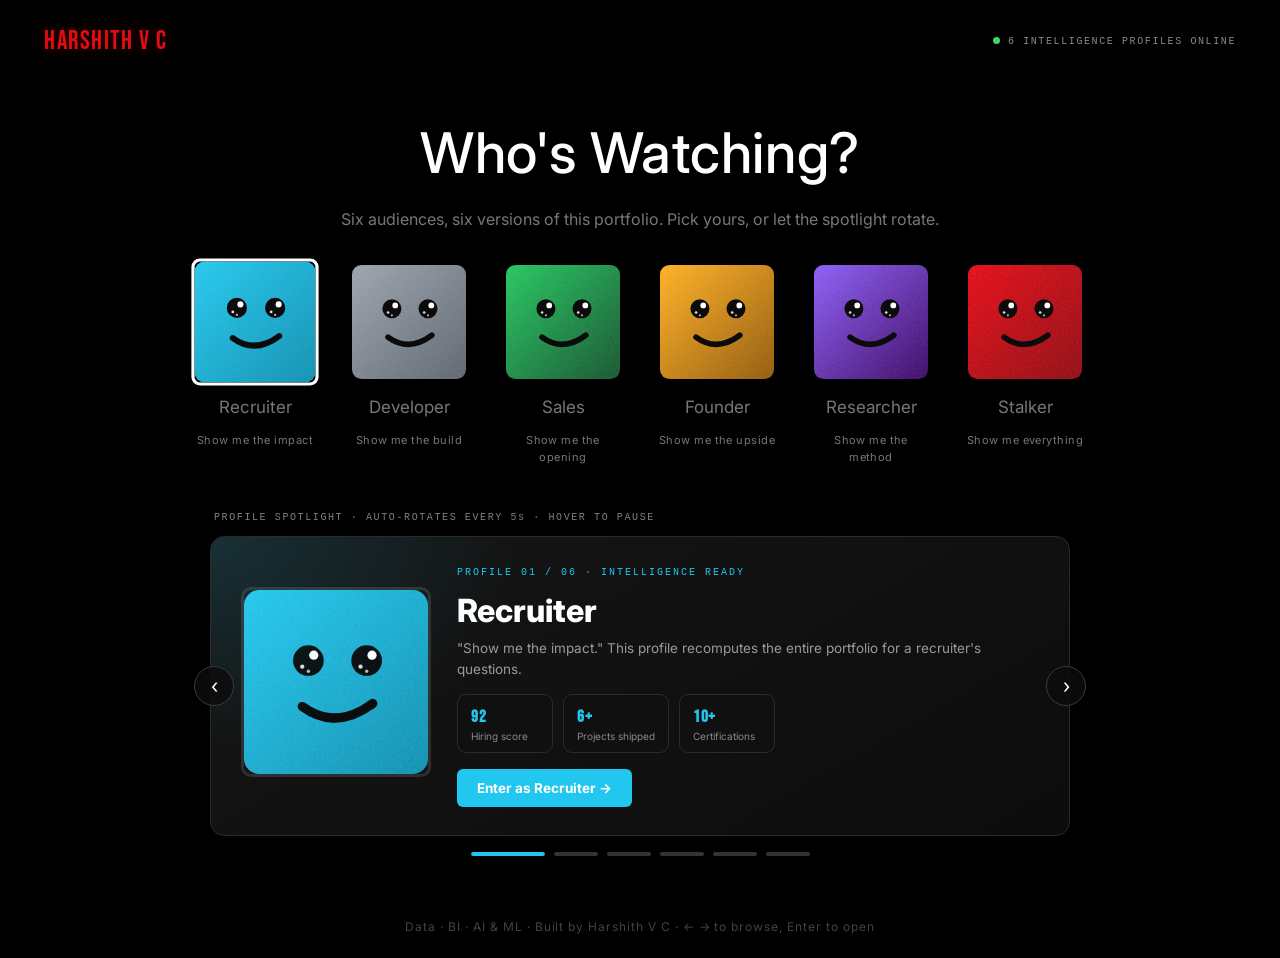
<file: index.html>
<!DOCTYPE html>
<html lang="en">
<head>
<meta charset="UTF-8">
<meta name="viewport" content="width=device-width, initial-scale=1.0">
<title>Harshith V C | Who's Watching?</title>
<meta name="description" content="Harshith V C, Data & Analytics Analyst. Pick a profile: the portfolio recomputes itself for Recruiters, Developers, Sales, Founders, Researchers, and Stalkers.">
<link rel="preconnect" href="https://fonts.googleapis.com">
<link rel="preconnect" href="https://fonts.gstatic.com" crossorigin>
<link href="https://fonts.googleapis.com/css2?family=Bebas+Neue&family=Inter:wght@400;500;600;700;800&display=swap" rel="stylesheet">
<link rel="stylesheet" href="css/style.css">
</head>
<body class="picker-body">

<header class="picker-top">
  <a class="brand" href="index.html">HARSHITH&nbsp;V&nbsp;C</a>
  <span class="picker-live mono-sm"><span class="dot-live"></span>6 INTELLIGENCE PROFILES ONLINE</span>
</header>

<main class="picker">
  <h1>Who's Watching?</h1>
  <p class="picker-sub">Six audiences, six versions of this portfolio. Pick yours, or let the spotlight rotate.</p>

  <!-- avatar row: instant entry -->
  <div class="profiles" id="profiles"></div>

  <!-- auto-rotating profile spotlight -->
  <section class="spotlight-zone">
    <div class="spot-head mono-sm">PROFILE SPOTLIGHT · AUTO-ROTATES EVERY 5s · HOVER TO PAUSE</div>
    <div class="spotlight" id="spotlight">
      <button class="spot-arrow left" id="spotPrev" aria-label="Previous profile">‹</button>
      <div class="spot-slides" id="spotSlides"></div>
      <button class="spot-arrow right" id="spotNext" aria-label="Next profile">›</button>
    </div>
    <div class="spot-dots" id="spotDots"></div>
  </section>
</main>

<footer class="picker-foot">
  <span>Data · BI · AI &amp; ML · Built by Harshith V C · ← → to browse, Enter to open</span>
</footer>

<script src="js/data.js"></script>
<script src="js/picker.js"></script>
</body>
</html>
</file>
<file: css/style.css>
/* ============================================================
   HARSHITH V C · Netflix-style portfolio
   ============================================================ */
:root{
  --red:#e50914;
  --red-dark:#b20710;
  --bg:#141414;
  --bg-deep:#000;
  --card:#1f1f1f;
  --card-2:#2a2a2a;
  --text:#fff;
  --muted:#b3b3b3;
  --faint:#777;
  --green:#46d369;
  --font-logo:'Bebas Neue',sans-serif;
  --font-body:'Inter',system-ui,sans-serif;
}
*{margin:0;padding:0;box-sizing:border-box}
html{scroll-behavior:smooth}
body{font-family:var(--font-body);background:var(--bg);color:var(--text);line-height:1.55;-webkit-font-smoothing:antialiased}
a{color:inherit;text-decoration:none}
img{display:block;max-width:100%}
button{font-family:var(--font-body)}
::selection{background:var(--red);color:#fff}
@media (prefers-reduced-motion:reduce){
  *,*::before,*::after{animation-duration:.01ms!important;transition-duration:.01ms!important}
}

.brand{
  font-family:var(--font-logo);
  color:var(--red);
  font-size:26px;
  letter-spacing:.06em;
  text-shadow:0 0 18px rgba(229,9,20,.35);
  white-space:nowrap;
}

/* ============================================================
   PROFILE PICKER (index.html)
   ============================================================ */
.picker-body{background:var(--bg-deep);min-height:100vh;display:flex;flex-direction:column}
.picker-top{padding:22px 44px}
.picker{flex:1;display:flex;flex-direction:column;align-items:center;justify-content:center;padding:40px 20px;text-align:center}
.picker h1{font-weight:500;font-size:clamp(30px,5vw,56px);letter-spacing:.01em;animation:fadeIn .8s ease both}
.picker-sub{color:var(--faint);margin:10px 0 44px;font-size:clamp(13px,1.6vw,16px);animation:fadeIn .8s .15s ease both}
.profiles{display:flex;gap:clamp(16px,3vw,34px);flex-wrap:wrap;justify-content:center}
.profile{
  display:flex;flex-direction:column;align-items:center;gap:12px;width:clamp(110px,14vw,160px);
  color:var(--faint);cursor:pointer;animation:riseIn .7s ease both;
}
.profile svg{
  width:100%;aspect-ratio:1;border-radius:8px;border:3px solid transparent;
  transition:transform .25s ease,border-color .25s ease,box-shadow .25s ease;
}
.profile:hover svg,.profile:focus svg{transform:scale(1.07);border-color:#fff;box-shadow:0 14px 40px rgba(0,0,0,.6)}
.profile:hover{color:#fff}
.p-name{font-size:clamp(15px,1.8vw,21px);transition:color .25s}
.p-tag{font-size:11px;color:var(--faint);letter-spacing:.04em;min-height:16px}
.manage-btn{
  margin-top:54px;background:transparent;color:var(--faint);border:1px solid var(--faint);
  padding:10px 26px;font-size:14px;letter-spacing:.12em;cursor:pointer;transition:.2s;
}
.manage-btn:hover{color:#fff;border-color:#fff}
.picker-foot{padding:22px;text-align:center;color:#444;font-size:12px;letter-spacing:.08em}
@keyframes fadeIn{from{opacity:0}to{opacity:1}}
@keyframes riseIn{from{opacity:0;transform:translateY(22px)}to{opacity:1;transform:none}}

/* ============================================================
   INTRO ANIMATION (browse.html)
   ============================================================ */
.intro{
  position:fixed;inset:0;background:#000;z-index:1000;display:grid;place-items:center;
  animation:introOut .5s ease 2.1s both;cursor:pointer;
}
.intro-logo{
  font-family:var(--font-logo);font-size:clamp(80px,18vw,190px);color:var(--red);letter-spacing:.04em;
  text-shadow:0 0 40px rgba(229,9,20,.65),0 0 120px rgba(229,9,20,.35);
  animation:introZoom 2.1s cubic-bezier(.3,.1,.2,1) both;
}
@keyframes introZoom{
  0%{transform:scale(2.4);opacity:0}
  22%{opacity:1}
  55%{transform:scale(1)}
  100%{transform:scale(.92);opacity:1}
}
@keyframes introOut{to{opacity:0;visibility:hidden}}

/* ============================================================
   TOP NAV
   ============================================================ */
.topnav{
  position:fixed;top:0;left:0;right:0;z-index:200;
  display:flex;justify-content:space-between;align-items:center;gap:16px;
  padding:14px 4%;
  background:linear-gradient(180deg,rgba(0,0,0,.75) 10%,transparent);
  transition:background-color .35s ease;
}
.topnav.solid{background:var(--bg-deep)}
.topnav-left{display:flex;align-items:center;gap:34px;min-width:0}
.topnav-links{display:flex;gap:20px;list-style:none}
.topnav-links a{font-size:13.5px;color:#e5e5e5;transition:color .2s}
.topnav-links a:hover{color:var(--muted)}
.topnav-links a.hireme{color:var(--red);font-weight:700}
.topnav-right{display:flex;align-items:center;gap:16px}
.resume-pill{
  font-size:12.5px;font-weight:700;border:1px solid #e5e5e5;border-radius:4px;padding:7px 14px;transition:.2s;
}
.resume-pill:hover{background:var(--red);border-color:var(--red)}
.avatar-menu{position:relative}
.avatar-btn{width:34px;height:34px;border-radius:5px;border:0;padding:0;cursor:pointer;overflow:hidden;background:transparent}
.avatar-btn svg{width:100%;height:100%;border-radius:5px}
.avatar-drop{
  position:absolute;right:0;top:46px;background:rgba(0,0,0,.92);border:1px solid #333;border-radius:6px;
  padding:10px;min-width:190px;display:none;flex-direction:column;gap:4px;
}
.avatar-menu:hover .avatar-drop,.avatar-drop.open{display:flex}
.avatar-drop a{display:flex;align-items:center;gap:10px;padding:7px 9px;border-radius:5px;font-size:13px;color:#ddd}
.avatar-drop a:hover{background:#222}
.avatar-drop svg{width:26px;height:26px;border-radius:4px;flex:none}
.avatar-drop .drop-sep{height:1px;background:#333;margin:5px 0}

/* ============================================================
   HERO BANNER
   ============================================================ */
.hero-banner{position:relative;min-height:92vh;display:flex;align-items:center;overflow:hidden}
.hero-bg{
  position:absolute;inset:0;background-size:cover;background-position:center top;
  transform:scale(1.03);animation:heroDrift 26s ease-in-out infinite alternate;
}
@keyframes heroDrift{from{transform:scale(1.03) translateX(0)}to{transform:scale(1.1) translateX(-1.5%)}}
.hero-fade{
  position:absolute;inset:0;
  background:
    linear-gradient(77deg,rgba(0,0,0,.92) 0%,rgba(0,0,0,.55) 40%,transparent 70%),
    linear-gradient(180deg,rgba(20,20,20,.15) 0%,transparent 30%,rgba(20,20,20,1) 96%);
}
.hero-content{position:relative;z-index:2;padding:0 4%;max-width:760px;margin-top:6vh}
.hero-eyebrow{display:flex;align-items:center;gap:10px;font-size:12.5px;letter-spacing:.32em;color:#ddd;margin-bottom:14px}
.n-badge{
  font-family:var(--font-logo);color:var(--red);font-size:26px;line-height:1;
  text-shadow:0 0 14px rgba(229,9,20,.6);letter-spacing:0;
}
.hero-content h1{
  font-size:clamp(38px,6.4vw,84px);font-weight:800;letter-spacing:-.015em;line-height:1.02;
  text-shadow:2px 2px 14px rgba(0,0,0,.55);margin-bottom:14px;
}
.hero-meta{display:flex;gap:14px;align-items:center;flex-wrap:wrap;font-size:14px;margin-bottom:16px}
.hero-meta .match{color:var(--green);font-weight:700}
.hero-meta .chip{border:1px solid #777;border-radius:3px;font-size:11px;padding:1px 7px;color:#ccc}
.hero-content p{font-size:clamp(14px,1.5vw,18px);color:#e8e8e8;text-shadow:1px 1px 8px rgba(0,0,0,.6);max-width:620px;margin-bottom:26px}
.hero-btns{display:flex;gap:12px;flex-wrap:wrap}
.btn-play,.btn-info{
  display:inline-flex;align-items:center;gap:8px;font-weight:700;font-size:clamp(14px,1.4vw,17px);
  padding:12px 28px;border-radius:5px;border:0;cursor:pointer;transition:.2s;
}
.btn-play{background:#fff;color:#000}
.btn-play:hover{background:rgba(255,255,255,.78)}
.btn-info{background:rgba(109,109,110,.7);color:#fff}
.btn-info:hover{background:rgba(109,109,110,.45)}

/* ============================================================
   ROWS
   ============================================================ */
.rows{position:relative;z-index:3;margin-top:-16vh;padding-bottom:60px}
.row{margin-bottom:6px;padding:12px 0}
.row-title{
  font-size:clamp(16px,1.8vw,22px);font-weight:700;margin:0 4% 12px;display:flex;align-items:baseline;gap:12px;
}
.row-title .see{font-size:12px;color:var(--muted);font-weight:500;letter-spacing:.04em;opacity:0;transition:.25s}
.row:hover .row-title .see{opacity:1}
.row-outer{position:relative}
.row-track{
  display:flex;gap:8px;overflow-x:auto;scroll-behavior:smooth;padding:6px 4% 22px;
  scrollbar-width:none;
}
.row-track::-webkit-scrollbar{display:none}
.row-arrow{
  position:absolute;top:0;bottom:22px;width:4%;min-width:42px;z-index:5;border:0;cursor:pointer;
  background:rgba(20,20,20,.55);color:#fff;font-size:30px;opacity:0;transition:opacity .25s;
  display:grid;place-items:center;
}
.row-outer:hover .row-arrow{opacity:1}
.row-arrow.left{left:0;border-radius:0 6px 6px 0}
.row-arrow.right{right:0;border-radius:6px 0 0 6px}
.row-arrow:hover{background:rgba(20,20,20,.85)}

/* cards */
.card{
  position:relative;flex:0 0 auto;width:min(300px,68vw);aspect-ratio:16/9;border-radius:6px;overflow:hidden;
  cursor:pointer;background:var(--card);
  transition:transform .3s ease,box-shadow .3s ease;
}
.card:hover{transform:scale(1.09);z-index:6;box-shadow:0 18px 46px rgba(0,0,0,.7)}
.card img{width:100%;height:100%;object-fit:cover;object-position:top}
.card .grad-tile{
  width:100%;height:100%;display:flex;flex-direction:column;align-items:center;justify-content:center;gap:8px;
  font-size:40px;
}
.card .grad-tile b{font-size:17px;letter-spacing:.02em;text-shadow:0 2px 8px rgba(0,0,0,.5)}
.card .shade{
  position:absolute;inset:0;background:linear-gradient(180deg,rgba(0,0,0,.15),rgba(0,0,0,.72) 88%);
}
.card .c-label{
  position:absolute;left:12px;right:12px;bottom:10px;font-weight:700;font-size:15px;
  text-shadow:0 2px 8px rgba(0,0,0,.8);
}
.card .c-sub{
  position:absolute;left:12px;right:12px;bottom:32px;font-size:11px;color:#cfcfcf;
  opacity:0;transform:translateY(6px);transition:.28s;
}
.card:hover .c-sub{opacity:1;transform:none}
.card .c-tag{
  position:absolute;top:10px;left:10px;background:rgba(0,0,0,.65);border:1px solid rgba(255,255,255,.25);
  font-size:10px;letter-spacing:.08em;padding:3px 9px;border-radius:3px;color:#eee;backdrop-filter:blur(4px);
}
.card .c-live{
  position:absolute;top:10px;right:10px;background:var(--red);font-size:10px;font-weight:700;letter-spacing:.06em;
  padding:3px 8px;border-radius:3px;
}
.card .c-match{position:absolute;right:12px;bottom:10px;font-size:11px;color:var(--green);font-weight:700;text-shadow:0 1px 6px rgba(0,0,0,.8)}

/* numbered Top-10 row */
.num-card{
  position:relative;flex:0 0 auto;width:min(250px,60vw);aspect-ratio:16/9;display:flex;align-items:flex-end;cursor:pointer;
}
.num-card .big-num{
  font-family:var(--font-logo);font-size:clamp(120px,12vw,175px);line-height:.78;color:var(--bg);
  -webkit-text-stroke:4px #595959;letter-spacing:-.05em;flex:0 0 44%;text-align:right;transform:translateX(8px);
  transition:.3s;z-index:1;
}
.num-card .num-tile{
  position:relative;flex:1;aspect-ratio:1/1.05;border-radius:6px;overflow:hidden;z-index:2;
  display:flex;flex-direction:column;align-items:center;justify-content:center;gap:8px;
  transition:transform .3s;font-size:34px;box-shadow:0 8px 22px rgba(0,0,0,.5);
}
.num-card .num-tile b{font-size:14.5px;text-align:center;padding:0 8px;text-shadow:0 2px 6px rgba(0,0,0,.55)}
.num-card .num-tile span{font-size:10.5px;color:#e7e7e7;letter-spacing:.05em}
.num-card:hover .num-tile{transform:scale(1.08)}
.num-card:hover .big-num{-webkit-text-stroke-color:#8a8a8a}

/* ============================================================
   MODAL (Netflix detail style)
   ============================================================ */
.nmodal-backdrop{
  position:fixed;inset:0;z-index:500;background:rgba(0,0,0,.72);display:none;
  justify-content:center;align-items:flex-start;overflow-y:auto;padding:4vh 16px;
}
.nmodal-backdrop.open{display:flex;animation:fadeIn .25s ease}
.nmodal{
  width:100%;max-width:880px;background:var(--bg);border-radius:10px;overflow:hidden;
  box-shadow:0 30px 90px rgba(0,0,0,.8);margin-bottom:4vh;animation:riseIn .3s ease;
}
.nm-hero{position:relative;aspect-ratio:16/8;background-size:cover;background-position:center top}
.nm-hero .nm-fade{position:absolute;inset:0;background:linear-gradient(180deg,transparent 30%,var(--bg) 98%)}
.nm-hero .nm-title{position:absolute;left:36px;bottom:52px;right:36px}
.nm-hero .nm-title h2{font-size:clamp(26px,4vw,44px);font-weight:800;text-shadow:0 2px 14px rgba(0,0,0,.7)}
.nm-hero .nm-btns{position:absolute;left:36px;bottom:12px;display:flex;gap:10px;flex-wrap:wrap}
.nm-close{
  position:absolute;top:14px;right:14px;width:36px;height:36px;border-radius:50%;border:0;cursor:pointer;
  background:var(--bg);color:#fff;font-size:17px;z-index:3;
}
.nm-body{padding:26px 36px 36px}
.nm-meta{display:flex;gap:14px;align-items:center;flex-wrap:wrap;font-size:13.5px;margin-bottom:14px;color:var(--muted)}
.nm-meta .match{color:var(--green);font-weight:700}
.nm-meta .chip{border:1px solid #555;border-radius:3px;font-size:11px;padding:1px 7px}
.nm-lead{font-size:15px;color:#e6e6e6;margin-bottom:22px}
.nm-grid{display:grid;grid-template-columns:1.5fr 1fr;gap:26px}
.nm-sec{margin-bottom:16px}
.nm-sec h4{font-size:12px;letter-spacing:.14em;text-transform:uppercase;color:var(--faint);margin-bottom:6px}
.nm-sec p{font-size:13.5px;color:#d6d6d6}
.nm-sec ul{padding-left:18px;display:grid;gap:5px}
.nm-sec li{font-size:13.5px;color:#d6d6d6}
.nm-side .kv{font-size:13px;margin-bottom:10px;color:var(--faint)}
.nm-side .kv b{color:#ddd;font-weight:500}
.nm-tools{display:flex;flex-wrap:wrap;gap:7px;margin-top:6px}
.nm-tools span{font-size:11.5px;background:var(--card-2);border-radius:4px;padding:5px 10px;color:#ddd}
.nm-links{display:flex;gap:10px;flex-wrap:wrap;margin-top:22px;padding-top:20px;border-top:1px solid #2c2c2c}
.nm-btn{
  display:inline-flex;align-items:center;gap:7px;font-weight:700;font-size:13.5px;padding:10px 18px;border-radius:5px;
  border:0;cursor:pointer;transition:.2s;
}
.nm-btn.white{background:#fff;color:#000}
.nm-btn.white:hover{background:rgba(255,255,255,.8)}
.nm-btn.gray{background:rgba(109,109,110,.5);color:#fff}
.nm-btn.gray:hover{background:rgba(109,109,110,.32)}
.nm-btn.red{background:var(--red);color:#fff}
.nm-btn.red:hover{background:var(--red-dark)}

/* page-modal helpers */
.pg-chips{display:flex;flex-wrap:wrap;gap:8px;margin:8px 0 18px}
.pg-chips span{font-size:12px;background:var(--card-2);border:1px solid #3a3a3a;border-radius:999px;padding:6px 13px;color:#e2e2e2}
.pg-h{font-size:14px;font-weight:700;color:#fff;margin:18px 0 4px;display:flex;align-items:center;gap:8px}
.pg-h::before{content:"";width:3px;height:15px;background:var(--red);border-radius:2px}
.xp{border-left:2px solid #333;padding:0 0 18px 18px;position:relative}
.xp::before{content:"";position:absolute;left:-6px;top:5px;width:10px;height:10px;border-radius:50%;background:var(--red)}
.xp h5{font-size:14.5px;margin-bottom:2px}
.xp p{font-size:13px;color:var(--muted)}
.xp .imp{display:inline-block;margin-top:6px;font-size:11px;color:var(--green);border:1px solid rgba(70,211,105,.4);border-radius:4px;padding:2px 8px}
.cert-line{display:flex;gap:12px;align-items:flex-start;background:var(--card);border:1px solid #2e2e2e;border-radius:8px;padding:13px 15px;margin-bottom:9px}
.cert-line .ci{font-size:20px}
.cert-line h5{font-size:13.5px}
.cert-line p{font-size:12px;color:var(--muted)}
.cert-line a{font-size:12px;color:var(--green);font-weight:600}
.contact-grid{display:grid;grid-template-columns:1fr 1fr;gap:12px;margin-top:8px}
.contact-grid a{background:var(--card);border:1px solid #2e2e2e;border-radius:8px;padding:16px;transition:.2s}
.contact-grid a:hover{border-color:var(--red);transform:translateY(-3px)}
.contact-grid b{display:block;font-size:14px;margin-bottom:3px}
.contact-grid span{font-size:12px;color:var(--muted);word-break:break-all}

/* ============================================================
   FOOTER
   ============================================================ */
.site-foot{padding:40px 4% 60px;max-width:1000px;margin:0 auto;color:var(--faint)}
.foot-social{display:flex;gap:18px;margin-bottom:22px}
.foot-social a{color:#ddd;transition:.2s}
.foot-social a:hover{color:var(--red);transform:translateY(-2px)}
.foot-social svg{width:22px;height:22px;fill:currentColor}
.foot-cols{display:grid;grid-template-columns:repeat(4,1fr);gap:10px 20px;margin-bottom:26px}
.foot-cols a{font-size:13px;color:var(--faint)}
.foot-cols a:hover{text-decoration:underline;color:var(--muted)}
.foot-note{font-size:12px;margin-bottom:6px}
.foot-code{font-size:11px;color:#4d4d4d;font-family:monospace}

/* ============================================================
   RESPONSIVE
   ============================================================ */
@media (max-width:820px){
  .topnav-links li:nth-child(4),.topnav-links li:nth-child(5){display:none}
  .nm-grid{grid-template-columns:1fr}
  .nm-body{padding:20px 20px 28px}
  .nm-hero .nm-title{left:20px;right:20px}
  .nm-hero .nm-btns{left:20px}
  .foot-cols{grid-template-columns:repeat(2,1fr)}
  .contact-grid{grid-template-columns:1fr}
  .hero-banner{min-height:78vh}
}
@media (max-width:560px){
  .topnav{padding:12px 16px}
  .topnav-links{gap:12px}
  .topnav-links li:nth-child(2),.topnav-links li:nth-child(3){display:none}
  .brand{font-size:21px}
  .resume-pill{display:none}
  .card{width:72vw}
  .rows{margin-top:-10vh}
}

/* ============================================================
   INTELLIGENCE UPGRADE · Netflix-themed additions
   ============================================================ */
:root{
  --p:#e50914;                 /* active profile accent (set by JS) */
  --p-soft:rgba(229,9,20,.15);
  --accent:var(--p);           /* aliases used by viz components */
  --accent-soft:var(--p-soft);
  --good:#46d369;--warn:#ffb020;--risk:#ff5c74;
  --panel:#181818;--panel-2:#232323;--pline:#2e2e2e;
  --font-m:'IBM Plex Mono','Courier New',monospace;
}
.mono-sm{font-family:var(--font-m);font-size:10px;letter-spacing:.16em;color:#8a8a8a}
.dot-live{display:inline-block;width:7px;height:7px;border-radius:50%;background:var(--good);
  margin-right:8px;animation:pulseg 1.8s infinite}
@keyframes pulseg{0%,100%{box-shadow:0 0 0 0 rgba(70,211,105,.5)}60%{box-shadow:0 0 0 7px transparent}}

/* ---------- picker upgrades ---------- */
.picker-top{display:flex;justify-content:space-between;align-items:center}
.picker{justify-content:flex-start;padding-top:26px}
.picker h1{animation-delay:0s}
.picker-sub{margin-bottom:30px}
.profile{width:clamp(86px,10vw,120px)}
.p-name{font-size:clamp(13px,1.5vw,17px)}

/* spotlight carousel */
.spotlight-zone{width:min(860px,94vw);margin-top:44px}
.spot-head{text-align:left;margin:0 4px 10px}
.spotlight{position:relative;height:300px}
.spot-slides{position:relative;width:100%;height:100%;perspective:1200px}
.spot-slide{
  position:absolute;inset:0;display:grid;grid-template-columns:190px 1fr;gap:26px;align-items:center;
  background:linear-gradient(150deg,#161616,#0c0c0c);
  border:1px solid #2b2b2b;border-radius:14px;padding:26px 30px;
  box-shadow:0 24px 70px rgba(0,0,0,.7);
  opacity:0;transform:translateX(60px) scale(.94);
  transition:opacity .55s ease,transform .55s cubic-bezier(.22,.8,.3,1);
  pointer-events:none;
}
.spot-slide::before{content:"";position:absolute;inset:0;border-radius:14px;pointer-events:none;
  background:radial-gradient(60% 120% at 0% 0%,var(--sc-soft,transparent),transparent 60%)}
.spot-slide.active{opacity:1;transform:none;pointer-events:auto}
.spot-slide.exit{opacity:0;transform:translateX(-60px) scale(.94)}
.spot-av{width:100%;max-width:190px}
.spot-av svg{width:100%;border-radius:10px;border:3px solid rgba(255,255,255,.12)}
.spot-info{text-align:left;min-width:0}
.spot-info .s-tag{font-family:var(--font-m);font-size:10px;letter-spacing:.2em;color:var(--sc,#e50914)}
.spot-info h3{font-size:clamp(22px,3vw,32px);font-weight:800;margin:6px 0 2px;color:#fff}
.spot-info .s-line{color:#9a9a9a;font-size:13.5px;margin-bottom:14px}
.spot-stats{display:flex;gap:10px;flex-wrap:wrap;margin-bottom:16px}
.spot-stats div{background:#101010;border:1px solid #2b2b2b;border-radius:9px;padding:9px 13px;min-width:96px}
.spot-stats b{display:block;font-size:17px;color:var(--sc,#fff);font-family:'Bebas Neue',sans-serif;letter-spacing:.04em}
.spot-stats span{font-size:10px;color:#8a8a8a;line-height:1.25;display:block}
.spot-enter{display:inline-flex;align-items:center;gap:8px;background:var(--sc,#e50914);color:#fff;border:0;
  border-radius:6px;font-weight:700;font-size:13.5px;padding:11px 20px;cursor:pointer;transition:.2s}
.spot-enter:hover{transform:translateY(-2px);filter:brightness(1.1)}
.spot-arrow{position:absolute;top:50%;transform:translateY(-50%);z-index:5;width:40px;height:40px;border-radius:50%;
  border:1px solid #3a3a3a;background:rgba(12,12,12,.85);color:#fff;font-size:20px;cursor:pointer;transition:.2s}
.spot-arrow:hover{border-color:#fff}
.spot-arrow.left{left:-16px}.spot-arrow.right{right:-16px}
.spot-dots{display:flex;gap:9px;justify-content:center;margin-top:16px}
.sdot{position:relative;width:44px;height:4px;border-radius:99px;background:#333;border:0;cursor:pointer;
  overflow:hidden;transition:width .3s;padding:0}
.sdot .fill{position:absolute;inset:0;width:0;background:var(--dc,#e50914);border-radius:99px}
.sdot.active{width:74px}
.sdot.active .fill{animation:sfill var(--dur,5s) linear forwards}
.spotlight-zone.paused .sdot.active .fill{animation-play-state:paused}
@keyframes sfill{to{width:100%}}
.profile.spot-sync svg{border-color:#fff;transform:scale(1.06)}

/* ---------- hero typing ---------- */
.typedwrap .tcursor{display:inline-block;width:9px;height:16px;background:var(--p);vertical-align:-2px;
  margin-left:2px;animation:hblink 1s steps(1) infinite}
@keyframes hblink{50%{opacity:0}}
.hero-meta .chip.pchip{border-color:var(--p);color:var(--p)}

/* ---------- intelligence report section ---------- */
.intel{position:relative;z-index:4;padding:8px 0 26px}
.intel-title{margin:0 4% 16px;display:flex;align-items:center;gap:12px;flex-wrap:wrap}
.intel-for{color:var(--p)}
.ai-chip{font-family:var(--font-m);font-size:9px;letter-spacing:.16em;color:var(--p);
  border:1px solid var(--p);border-radius:4px;padding:3px 8px;background:var(--p-soft)}
.intel-grid{display:grid;grid-template-columns:repeat(12,1fr);gap:14px;padding:0 4%}
.s3{grid-column:span 3}.s4{grid-column:span 4}.s5{grid-column:span 5}
.s6{grid-column:span 6}.s7{grid-column:span 7}.s8{grid-column:span 8}.s12{grid-column:span 12}

.panel{
  background:linear-gradient(160deg,var(--panel),#101010);
  border:1px solid var(--pline);border-radius:10px;padding:20px;
  position:relative;overflow:hidden;display:flex;flex-direction:column;
  opacity:0;transform:translateY(18px);
  transition:border-color .25s,transform .25s,box-shadow .25s;
}
.panel.in{animation:pin .55s cubic-bezier(.2,.8,.25,1) forwards}
@keyframes pin{to{opacity:1;transform:none}}
.panel:hover{border-color:#4a4a4a;transform:translateY(-3px);box-shadow:0 16px 44px rgba(0,0,0,.6)}
.panel::before{content:"";position:absolute;top:0;left:0;right:0;height:2px;
  background:linear-gradient(90deg,transparent,var(--p),transparent);opacity:.65}
.p-head{display:flex;justify-content:space-between;align-items:center;gap:10px;margin-bottom:13px}
.p-title{font-family:var(--font-m);font-size:10px;letter-spacing:.2em;color:#9a9a9a;display:flex;align-items:center;gap:8px;text-transform:uppercase}
.p-title::before{content:"";width:6px;height:6px;border-radius:2px;background:var(--p)}
.p-badge{font-family:var(--font-m);font-size:9px;letter-spacing:.1em;color:#777;border:1px solid #333;border-radius:5px;padding:2px 7px}
.p-badge.ai{color:var(--p);border-color:var(--p);background:var(--p-soft)}

/* gauge */
.gauge-wrap{display:flex;gap:20px;align-items:center;flex:1}
.gauge{position:relative;width:140px;height:140px;flex:none}
.gauge svg{transform:rotate(-90deg);width:100%;height:100%}
.gauge .track{fill:none;stroke:#2c2c2c;stroke-width:10}
.gauge .arc{fill:none;stroke:var(--p);stroke-width:10;stroke-linecap:round;
  filter:drop-shadow(0 0 8px var(--p-soft));transition:stroke-dashoffset 1.6s cubic-bezier(.2,.8,.25,1)}
.gauge .g-val{position:absolute;inset:0;display:flex;flex-direction:column;align-items:center;justify-content:center}
.gauge .g-val b{font-family:'Bebas Neue',sans-serif;font-size:38px;line-height:1;letter-spacing:.03em}
.gauge .g-val span{font-size:8.5px;color:#777;letter-spacing:.14em;margin-top:3px;font-family:var(--font-m)}
.gauge-side .verdict{font-weight:800;font-size:18px;margin-bottom:6px}
.gauge-side .verdict em{color:var(--p);font-style:normal}
.gauge-side p{font-size:12.5px;color:#a8a8a8}
.conf{margin-top:11px;font-family:var(--font-m);font-size:9px;color:#666;letter-spacing:.1em}
.conf i{color:var(--good);font-style:normal}

/* summary (typed) */
.summary-text{font-size:14px;color:#ddd;flex:1}
.summary-text .cursor{display:inline-block;width:8px;height:14px;background:var(--p);vertical-align:-2px;animation:hblink 1s steps(1) infinite;margin-left:2px}
.summary-src{margin-top:12px;font-family:var(--font-m);font-size:9px;color:#666;letter-spacing:.1em}

/* insights */
.insights{display:grid;gap:9px;flex:1;align-content:start}
.insight{display:flex;gap:12px;align-items:flex-start;background:#141414;border:1px solid #2a2a2a;
  border-left-width:3px;border-radius:8px;padding:12px 14px;transition:.2s}
.insight:hover{transform:translateX(4px);background:#1d1d1d}
.insight .ii{width:28px;height:28px;border-radius:7px;display:grid;place-items:center;font-size:13px;flex:none}
.insight b{font-size:13px;display:block;margin-bottom:1px}
.insight p{font-size:12px;color:#9d9d9d}
.insight .itag{font-family:var(--font-m);font-size:8px;letter-spacing:.16em;display:inline-block;margin-bottom:3px}
.insight.strength{border-left-color:var(--good)}.insight.strength .ii{background:rgba(70,211,105,.12)}.insight.strength .itag{color:var(--good)}
.insight.risk{border-left-color:var(--risk)}.insight.risk .ii{background:rgba(255,92,116,.12)}.insight.risk .itag{color:var(--risk)}
.insight.opportunity{border-left-color:var(--warn)}.insight.opportunity .ii{background:rgba(255,176,32,.12)}.insight.opportunity .itag{color:var(--warn)}
.insight.signal{border-left-color:var(--p)}.insight.signal .ii{background:var(--p-soft)}.insight.signal .itag{color:var(--p)}

/* bars */
.bars{display:grid;gap:13px;flex:1;align-content:center}
.brow .btop{display:flex;justify-content:space-between;font-size:12px;margin-bottom:6px}
.brow .btop .bl{color:#e2e2e2;font-weight:600}
.brow .btop .bv{font-family:var(--font-m);color:var(--p);font-size:10.5px}
.brow .btrack{height:6px;border-radius:99px;background:#2c2c2c;overflow:hidden}
.brow .bfill{display:block;height:100%;width:0;border-radius:99px;background:linear-gradient(90deg,var(--p),#fff3);
  background-color:var(--p);transition:width 1.4s cubic-bezier(.2,.8,.25,1)}
.brow .bnote{font-size:10px;color:#777;margin-top:4px}
.bnote{font-size:10.5px;color:#8a8a8a;margin-top:10px}

/* stats */
.stat-grid{display:grid;grid-template-columns:repeat(auto-fit,minmax(105px,1fr));gap:11px;flex:1;align-content:center}
.stat{background:#141414;border:1px solid #2a2a2a;border-radius:9px;padding:14px 13px;transition:.2s}
.stat:hover{border-color:var(--p);transform:translateY(-3px)}
.stat b{font-family:'Bebas Neue',sans-serif;font-size:27px;letter-spacing:.03em;color:var(--p);display:block;line-height:1}
.stat span{font-size:10.5px;color:#9d9d9d;display:block;margin-top:5px;line-height:1.35}

/* timeline */
.tl{position:relative;padding-left:20px;display:grid;gap:14px;align-content:start;flex:1}
.tl::before{content:"";position:absolute;left:4px;top:6px;bottom:6px;width:2px;
  background:linear-gradient(var(--p),transparent);opacity:.55;border-radius:2px}
.tl-item{position:relative}
.tl-item::before{content:"";position:absolute;left:-20px;top:4px;width:11px;height:11px;border-radius:50%;
  background:#0c0c0c;border:2.5px solid var(--p)}
.tl-item .td{font-family:var(--font-m);font-size:8.5px;letter-spacing:.18em;color:var(--p)}
.tl-item b{font-size:13px;display:block;margin:2px 0 1px}
.tl-item p{font-size:12px;color:#9d9d9d}

/* list */
.ilist{display:grid;gap:10px;flex:1;align-content:start}
.ilist .li{display:flex;gap:11px;align-items:flex-start}
.ilist .li .lic{width:28px;height:28px;flex:none;border-radius:7px;background:var(--p-soft);display:grid;place-items:center;font-size:13px}
.ilist .li b{font-size:12.5px;display:block}
.ilist .li p{font-size:11.5px;color:#9d9d9d}

/* tags */
.tag-groups{display:grid;gap:13px}
.tag-groups h5{font-family:var(--font-m);font-size:9px;letter-spacing:.18em;color:#777;margin-bottom:6px}
.tags{display:flex;flex-wrap:wrap;gap:7px}
.tags span{font-size:11px;padding:6px 11px;border-radius:6px;background:#141414;border:1px solid #2c2c2c;color:#ddd;transition:.18s}
.tags span:hover{border-color:var(--p);transform:translateY(-2px);background:var(--p-soft)}

/* shared viz */
.viz{flex:1;min-height:220px;position:relative}
.viz svg{width:100%;height:100%;display:block}
.viz text{font-family:var(--font-m)}
.gtip{position:fixed;z-index:600;pointer-events:none;background:rgba(10,10,10,.96);border:1px solid #3d3d3d;
  border-radius:8px;padding:9px 12px;font-family:var(--font-m);font-size:10px;color:#e8e8e8;max-width:230px;
  opacity:0;transform:translateY(6px);transition:.15s;box-shadow:0 20px 50px rgba(0,0,0,.7)}
.gtip.show{opacity:1;transform:none}
.gtip b{color:var(--p);display:block;font-size:10.5px;margin-bottom:2px}

/* knowledge graph */
.kg-edge{stroke:#3a3a3a;stroke-width:1;transition:stroke .2s,stroke-width .2s}
.kg-edge.hot{stroke:var(--p);stroke-width:1.8;filter:drop-shadow(0 0 4px var(--p-soft))}
.kg-edge.dim{stroke:#242424}
.kg-node{cursor:pointer}
.kg-node circle{transition:.2s}
.kg-node text{fill:#c9c9c9;font-size:9.5px;pointer-events:none}
.kg-node.dim{opacity:.22}
.kg-node.hot circle{stroke:#fff;stroke-width:1.5}
.kg-center circle{filter:drop-shadow(0 0 14px var(--p-soft))}
.kg-center text{font-size:11px;fill:#fff;font-weight:600}

/* radar */
.radar-poly{fill:var(--p-soft);stroke:var(--p);stroke-width:2;filter:drop-shadow(0 0 8px var(--p-soft))}
.radar-grid{fill:none;stroke:#333}
.radar-axis{stroke:#2c2c2c}
.radar-dot{fill:var(--p)}
.radar-lab{fill:#aaa;font-size:9.5px}

/* scatter */
.sc-axis{stroke:#3a3a3a}
.sc-gridlab{fill:#777;font-size:8.5px;letter-spacing:.14em}
.sc-pt{cursor:pointer}
.sc-pt circle{transition:.2s}
.sc-pt:hover circle{r:9}
.sc-pt text{fill:#c9c9c9;font-size:9.5px}
.sc-me circle{fill:var(--p);filter:drop-shadow(0 0 10px var(--p-soft))}
.sc-me .ring{fill:none;stroke:var(--p);opacity:.6;animation:scping 2.4s ease-out infinite}
@keyframes scping{from{r:8;opacity:.7}to{r:22;opacity:0}}
.sc-other circle{fill:#555}

/* sparkline */
.flowline{fill:none;stroke:var(--p);stroke-width:2;stroke-linecap:round}
.flowarea{fill:var(--p-soft);opacity:.55}

/* switch profile fab */
.switch-fab{position:fixed;bottom:22px;right:22px;z-index:90;background:rgba(15,15,15,.9);color:#ddd;
  border:1px solid #3a3a3a;border-radius:99px;font-size:12px;font-weight:600;padding:10px 18px;cursor:pointer;
  backdrop-filter:blur(8px);transition:.2s}
.switch-fab:hover{border-color:var(--p);color:#fff;transform:translateY(-3px)}

/* responsive for intel grid + spotlight */
@media (max-width:1100px){
  .s3,.s4,.s5{grid-column:span 6}
  .s7,.s8{grid-column:span 12}
}
@media (max-width:760px){
  .s3,.s4,.s5,.s6{grid-column:span 12}
  .gauge-wrap{flex-direction:column;text-align:center}
  .spot-slide{grid-template-columns:1fr;text-align:center;padding:22px;overflow-y:auto}
  .spot-av{max-width:110px;margin:0 auto}
  .spot-info{text-align:center}
  .spot-stats{justify-content:center}
  .spotlight{height:420px}
  .spot-arrow.left{left:2px}.spot-arrow.right{right:2px}
  .picker-live{display:none}
}
</file>
